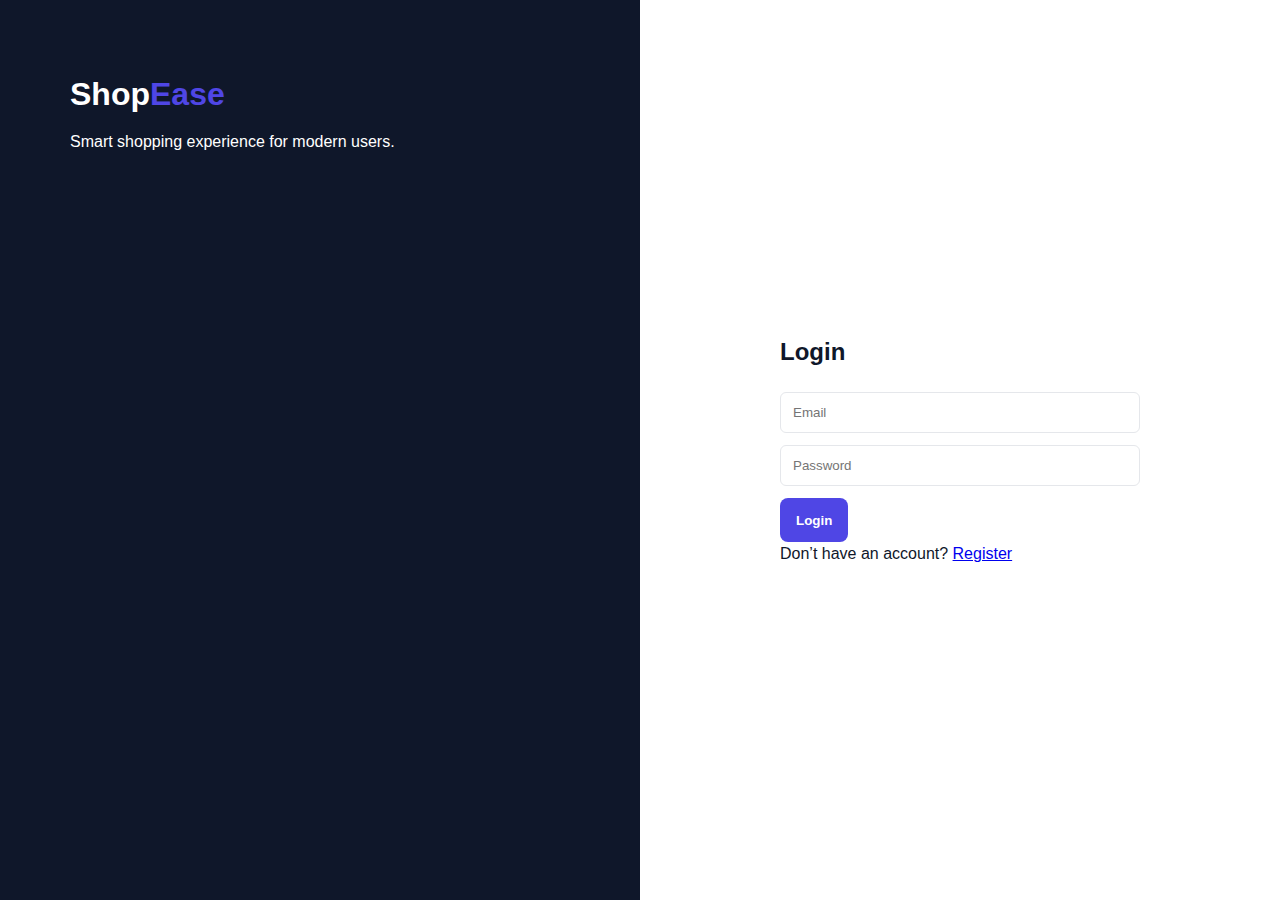
<file: frontend/html/admin.html>
<!DOCTYPE html>
<html>
<head>
    <meta charset="UTF-8">
    <meta name="viewport" content="width=device-width, initial-scale=1.0">
    <title>Admin</title>
    <link rel="stylesheet" href="../css/style.css">
</head>
<body class="admin-page">

<div class="navbar">
    <div class="logo">Shop<span>Ease</span></div>
    <button class="menu-btn">☰</button>
    <div class="nav-links">
        <a href="index.html">Home</a>
        <a href="cart.html">Cart</a>
        <a href="orders.html">Orders</a>
        <a href="login.html" id="loginLink">Login</a>
    </div>
</div>

<div class="container">
    <h2>Admin Panel</h2>

    <!-- Admin Stats -->
    <div class="admin-stats">
        <div class="stat-card">
            <h4>Total Products</h4>
            <p id="statProducts">--</p>
        </div>

        <div class="stat-card">
            <h4>Total Orders</h4>
            <p id="statOrders">--</p>
        </div>

        <div class="stat-card">
            <h4>Total Revenue</h4>
            <p id="statRevenue">--</p>
        </div>

        <button class="stats-btn" onclick="loadStats()">
            Refresh Stats
        </button>
    </div>

    <!-- Product Creation -->
    <div class="admin-card">
        <h3>Add Product</h3>

        <form id="productForm" class="admin-product-form">

            <div class="form-group">
                <label>Product Name</label>
                <input id="name" required>
            </div>

            <div class="form-group">
                <label>SKU</label>
                <input id="sku" required>
            </div>

            <div class="form-group">
                <label>Description</label>
                <input id="description" required>
            </div>

            <div class="form-group">
                <label>Stock</label>
                <input id="quantity" type="number" required>
            </div>

            <div class="form-group">
                <label>Price</label>
                <input id="price" type="number" required>
            </div>

            <div class="form-group">
                <label>Rating</label>
                <input id="rating" type="number" step="0.1">
            </div>

            <div class="form-group full-width">
                <label>Variant Attributes</label>
                <input id="attr1" placeholder="Attribute 1 (e.g. color)">
                <input id="attr2" placeholder="Attribute 2 (e.g. size)">
                <input id="attr3" placeholder="Attribute 3 (e.g. material)">
            </div>

            <button type="submit" class="full-width">
                Create Product
            </button>

        </form>
    </div>

    <br><br>

    <!-- Orders Table -->
    <h3>Orders</h3>
    <table class="table" id="ordersTable">
        <thead>
            <tr>
                <th>Order ID</th>
                <th>User</th>
                <th>Status</th>
                <th>Action</th>
            </tr>
        </thead>
        <tbody></tbody>
    </table>

    <h3>Products</h3>
    <table class="table" id="productsTable">
        <thead>
            <tr>
                <th>ID</th>
                <th>Name</th>
                <th>Price</th>
                <th>Action</th>
            </tr>
        </thead>
        <tbody></tbody>
    </table>

</div>

<script src="../js/auth.js"></script>
<script src="../js/api.js"></script>
<script src="../js/admin.js"></script>

</body>
</html>
</file>
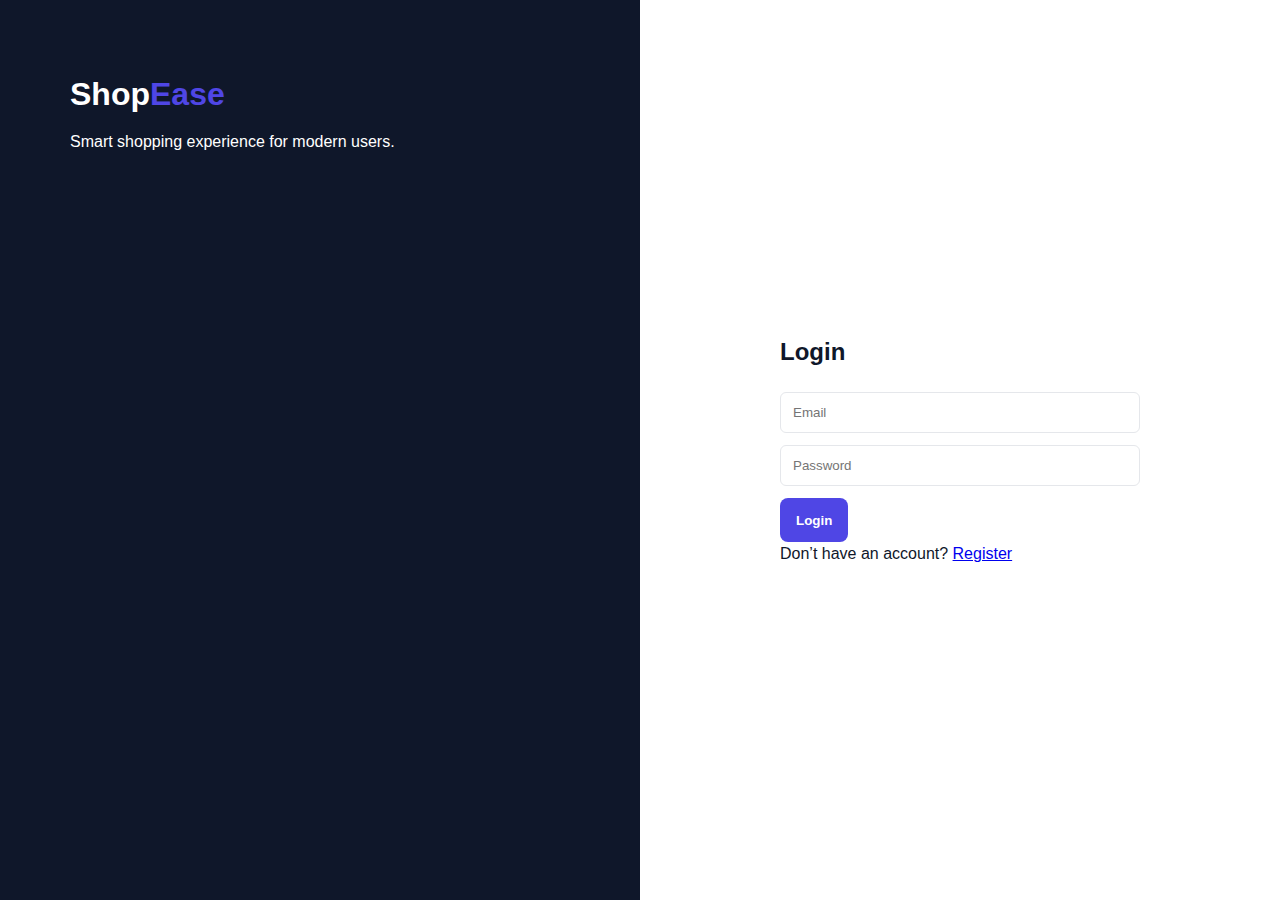
<file: frontend/html/login.html>
<!DOCTYPE html>
<html>
<head>
    <meta charset="UTF-8">
    <meta name="viewport" content="width=device-width, initial-scale=1.0">
    <title>Login</title>
    <link rel="stylesheet" href="../css/style.css">
</head>
<body>

<div class="form-page">

    <div class="form-left">
        <div class="logo">Shop<span>Ease</span></div>
        <p>Smart shopping experience for modern users.</p>
    </div>

    <div class="form-right">
        <div class="form-card">
            <h2>Login</h2>

            <form onsubmit="login(event)">
                <input id="emailInput" placeholder="Email" required>
                <input id="passwordInput" type="password" placeholder="Password" required>
                <button type="submit">Login</button>
            </form>

            <p>
                Don’t have an account?
                <a href="register.html">Register</a>
            </p>
        </div>
    </div>

</div>

<script src="../js/api.js"></script>
<script src="../js/auth.js"></script>
</body>
</html>
</file>
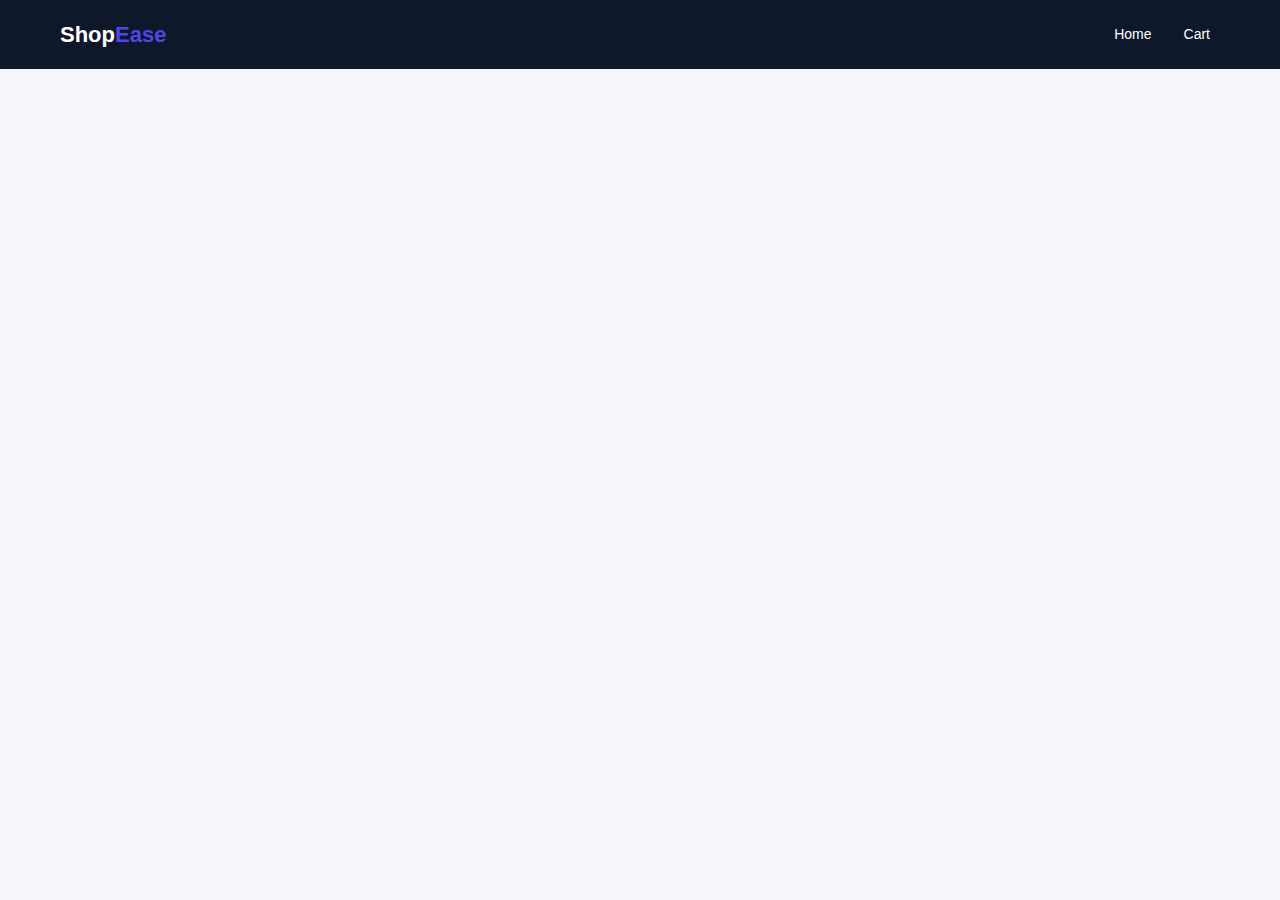
<file: frontend/html/product.html>
<!DOCTYPE html>
<html>
<head>
    <meta charset="UTF-8">
    <meta name="viewport" content="width=device-width, initial-scale=1.0">
    <title>Product</title>
    <link rel="stylesheet" href="../css/style.css">
</head>
<body>

<div class="navbar">
    <div class="logo">Shop<span>Ease</span></div>
    <button class="menu-btn">☰</button>
    <div class="nav-links">
        <a href="index.html">Home</a>
        <a href="cart.html">Cart</a>
    </div>
</div>

<div class="container" id="productDetail"></div>

<script src="../js/api.js"></script>
<script src="../js/product.js"></script>
</body>
</html>
</file>
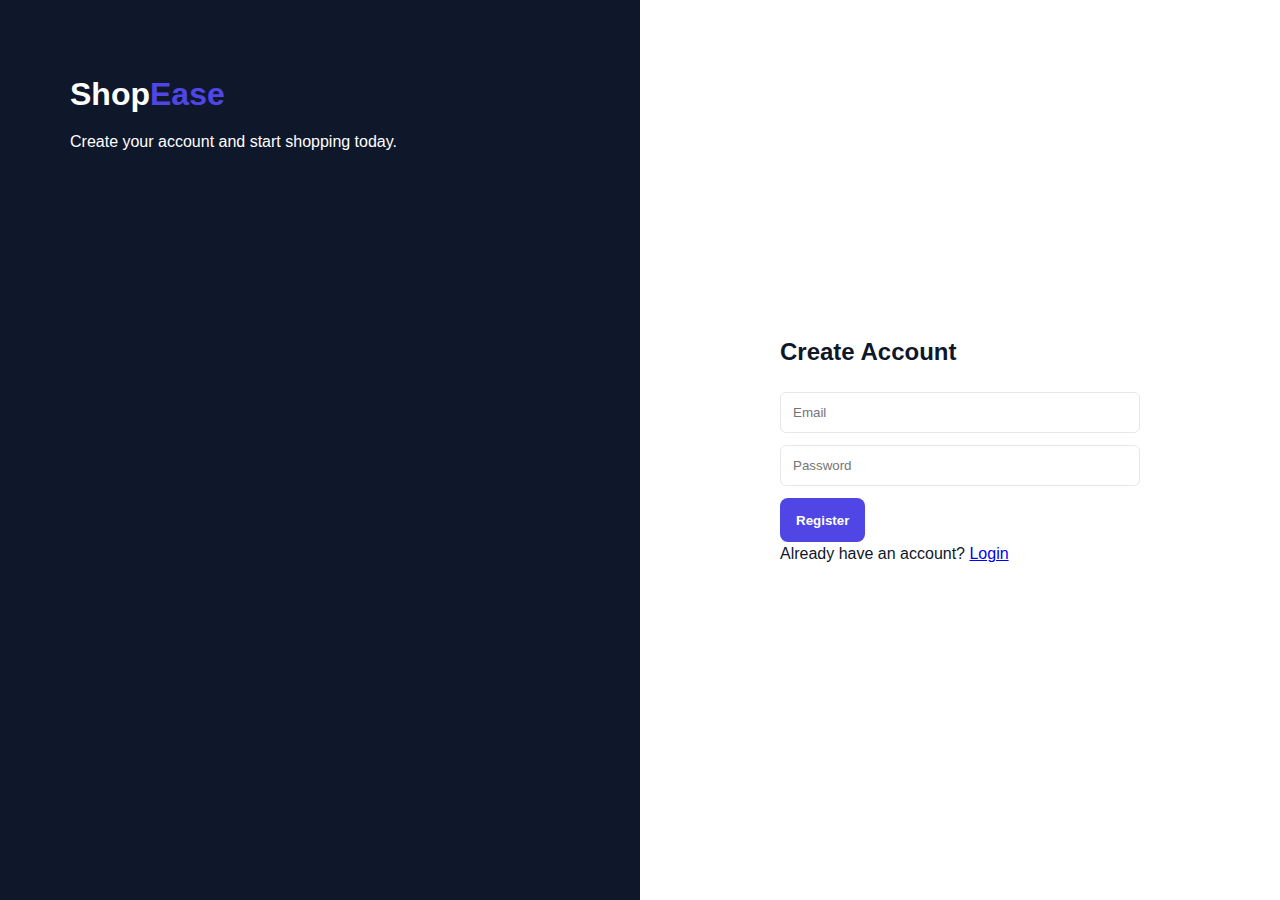
<file: frontend/html/register.html>
<!DOCTYPE html>
<html>
<head>
    <meta charset="UTF-8">
    <meta name="viewport" content="width=device-width, initial-scale=1.0">
    <title>Register</title>
    <link rel="stylesheet" href="../css/style.css">
</head>
<body>

<div class="form-page">

    <div class="form-left">
        <div class="logo">Shop<span>Ease</span></div>
        <p>Create your account and start shopping today.</p>
    </div>

    <div class="form-right">
        <div class="form-card">
            <h2>Create Account</h2>

            <form onsubmit="register(event)">
                <input id="emailInput" placeholder="Email" required>
                <input id="passwordInput" type="password" placeholder="Password" required>
                <button type="submit">Register</button>
            </form>

            <p>
                Already have an account?
                <a href="login.html">Login</a>
            </p>
        </div>
    </div>

</div>

<script src="../js/api.js"></script>
<script src="../js/auth.js"></script>
</body>
</html>
</file>
<file: frontend/css/style.css>
:root {
    --primary: #4f46e5;
    --primary-dark: #3730a3;
    --dark: #0f172a;
    --gray: #f4f6fb;
    --card: #ffffff;
    --text: #0f172a;
    --muted: #6b7280;
    --border: #e5e7eb;
}

/* ================= GLOBAL RESET ================= */

* {
    margin: 0;
    padding: 0;
    box-sizing: border-box;
    max-width: 100%;
    font-family: "Inter", "Segoe UI", sans-serif;
}

body {
    background: var(--gray);
    color: var(--text);
    line-height: 1.5;
}

/* ================= NAVBAR ================= */

.navbar {
    width: 100%;
    background: var(--dark);
    padding: 12px 16px;
    display: flex;
    justify-content: space-between;
    align-items: center;
    position: relative;
}

.logo {
    color: white;
    font-size: 22px;
    font-weight: 700;
}

.logo span {
    color: var(--primary);
}

.menu-btn {
    background: none;
    border: none;
    color: white;
    font-size: 24px;
    cursor: pointer;
}

.nav-links {
    display: none;
    position: absolute;
    top: 58px;
    right: 16px;
    background: var(--dark);
    flex-direction: column;
    padding: 10px;
    border-radius: 10px;
    z-index: 1000;
}

.nav-links a {
    color: white;
    text-decoration: none;
    font-size: 14px;
    padding: 8px 10px;
    border-radius: 6px;
}

.nav-links a:hover {
    background: rgba(255,255,255,0.1);
}

.nav-links.show {
    display: flex;
}

/* Desktop navbar */
@media (min-width: 768px) {
    .menu-btn {
        display: none;
    }

    .navbar {
        padding: 16px 60px;
    }

    .nav-links {
        display: flex !important;
        position: static;
        flex-direction: row;
        background: none;
        padding: 0;
        gap: 12px;
    }
}

/* ================= HERO ================= */

.hero {
    background: linear-gradient(
        to right,
        rgba(15,23,42,0.95),
        rgba(15,23,42,0.75)
    ),
    url("../images/hero.jpg") center/cover no-repeat;
    padding: 40px 20px;
    text-align: center;
    color: white;
}

.hero h1 {
    font-size: 26px;
}

.hero p {
    font-size: 14px;
    opacity: 0.85;
}

@media (min-width: 768px) {
    .hero {
        height: 260px;
        display: flex;
        align-items: center;
        padding-left: 70px;
        text-align: left;
    }

    .hero h1 {
        font-size: 36px;
    }

    .hero p {
        font-size: 16px;
    }
}

/* ================= CONTAINER ================= */

.container {
    width: 100%;
    padding: 16px;
    max-width: 1300px;
    margin: 40px auto;
}

h2, h3 {
    margin-bottom: 22px;
}

/* ================= FILTER BAR ================= */

.filter-bar {
    display: flex;
    flex-wrap: wrap;
    gap: 12px;
    margin-bottom: 30px;
}

.filter-bar input,
.filter-bar select {
    flex: 1;
    min-width: 160px;
    padding: 10px 12px;
    border: 1px solid var(--border);
    border-radius: 8px;
    background: white;
}

/* ================= PRODUCT GRID ================= */

.grid {
    display: grid;
    grid-template-columns: 1fr;
    gap: 20px;
}

@media (min-width: 600px) {
    .grid {
        grid-template-columns: repeat(2, 1fr);
    }
}
@media (min-width: 1024px) {
    .grid {
        grid-template-columns: repeat(3, 1fr);
    }
}
@media (min-width: 1024px) {
    .admin-product-form {
        grid-template-columns: repeat(3, 1fr);
    }

    .admin-product-form .full-width {
        grid-column: span 3;
    }
}


@media (min-width: 1440px) {
    .grid {
        grid-template-columns: repeat(4, 1fr);
    }
}

.product {
    background: var(--card);
    border-radius: 14px;
    padding: 20px;
    box-shadow: 0 10px 25px rgba(0,0,0,0.06);
    display: flex;
    flex-direction: column;
    justify-content: space-between;
    text-align: center;
}

.product h3 {
    font-size: 17px;
    margin: 10px 0 6px;
}

.product p {
    font-size: 13px;
    color: var(--muted);
}

.price {
    color: var(--primary);
    font-weight: bold;
    font-size: 18px;
    margin: 10px 0;
}

/* ================= BUTTON ================= */

button {
    min-height: 44px;
    padding: 10px 16px;
    background: var(--primary);
    color: white;
    border: none;
    border-radius: 8px;
    cursor: pointer;
    font-weight: 600;
}

button:hover {
    background: var(--primary-dark);
}

/* ================= TABLE ================= */

.table {
    width: 100%;
    background: white;
    border-radius: 12px;
    overflow: hidden;
    border-collapse: collapse;
    box-shadow: 0 8px 22px rgba(0,0,0,0.05);
}

.table th {
    background: var(--dark);
    color: white;
    text-align: left;
}

.table th,
.table td {
    padding: 16px;
    border-bottom: 1px solid var(--border);
}

/* ===== MOBILE TABLE WRAPPER ===== */
.table-wrapper {
    overflow-x: auto;
    width: 100%;
}

/* ===== MOBILE CARD ===== */
.mobile-card {
    background: white;
    padding: 16px;
    border-radius: 10px;
    margin-bottom: 16px;
    box-shadow: 0 6px 16px rgba(0,0,0,0.05);
}


/* ================= FORM PAGES ================= */

.form-page {
    min-height: 100vh;
    display: flex;
    flex-direction: column;
}

.form-left,
.form-right {
    width: 100%;
}

.form-left {
    background: var(--dark);
    color: white;
    padding: 40px 20px;
    text-align: center;
}

.form-left .logo {
    font-size: 32px;
    margin-bottom: 12px;
}

.form-right {
    background: white;
    display: flex;
    justify-content: center;
    align-items: center;
}

.form-card {
    width: 100%;
    max-width: 360px;
}

.form-card input {
    width: 100%;
    padding: 12px;
    margin-bottom: 12px;
    border: 1px solid var(--border);
    border-radius: 6px;
}

@media (min-width: 768px) {
    .form-page {
        flex-direction: row;
    }

    .form-left,
    .form-right {
        width: 50%;
    }

    .form-left {
        padding: 70px;
        text-align: left;
    }
}

/* ================= ADMIN ================= */

.admin-card {
    width: 100%;
    background: white;
    padding: 24px;
    border-radius: 14px;
    box-shadow: 0 10px 25px rgba(0,0,0,0.05);
    max-width: 100%;
    margin-bottom: 40px;
    box-sizing: border-box;
}

.admin-product-form {
    display: grid;
    grid-template-columns: 1fr;
    gap: 16px;
}
.admin-product-form input {
    width: 100%;
}

@media (min-width: 768px) {
    .admin-product-form {
        grid-template-columns: repeat(2, 1fr);
    }
}
/* Laptop */
@media (min-width: 1200px) {
    .admin-product-form {
        grid-template-columns: repeat(3, 1fr);
    }

    .admin-product-form .full-width {
        grid-column: span 3;
    }
}

/* .full-width {
    grid-column: span 1;
}

@media (min-width: 768px) {
    .full-width {
        grid-column: span 2;
    }
} */

/* ================= ADMIN STATS ================= */

.admin-stats {
    display: grid;
    grid-template-columns: repeat(3, 1fr);
    gap: 24px;
    margin-bottom: 40px;
    justify-content: start;
}

.stat-card {
    background: white;
    padding: 18px 24px;
    border-radius: 12px;
    min-width: 160px;
    box-shadow: 0 8px 22px rgba(0,0,0,0.05);
}

/* ================= FOOTER ================= */

.footer {
    background: var(--dark);
    color: white;
    text-align: center;
    padding: 25px;
    margin-top: 60px;
}
/* ================= ADMIN PAGE LAYOUT ================= */

.admin-page .container {
    max-width: 1200px;
    margin: 40px auto;
}
@media (max-width: 1024px) {
    .admin-stats {
        grid-template-columns: repeat(2, 1fr);
    }
}

@media (max-width: 600px) {
    .admin-stats {
        grid-template-columns: 1fr;
    }

    .admin-product-form {
        grid-template-columns: 1fr;
    }
}
</file>
